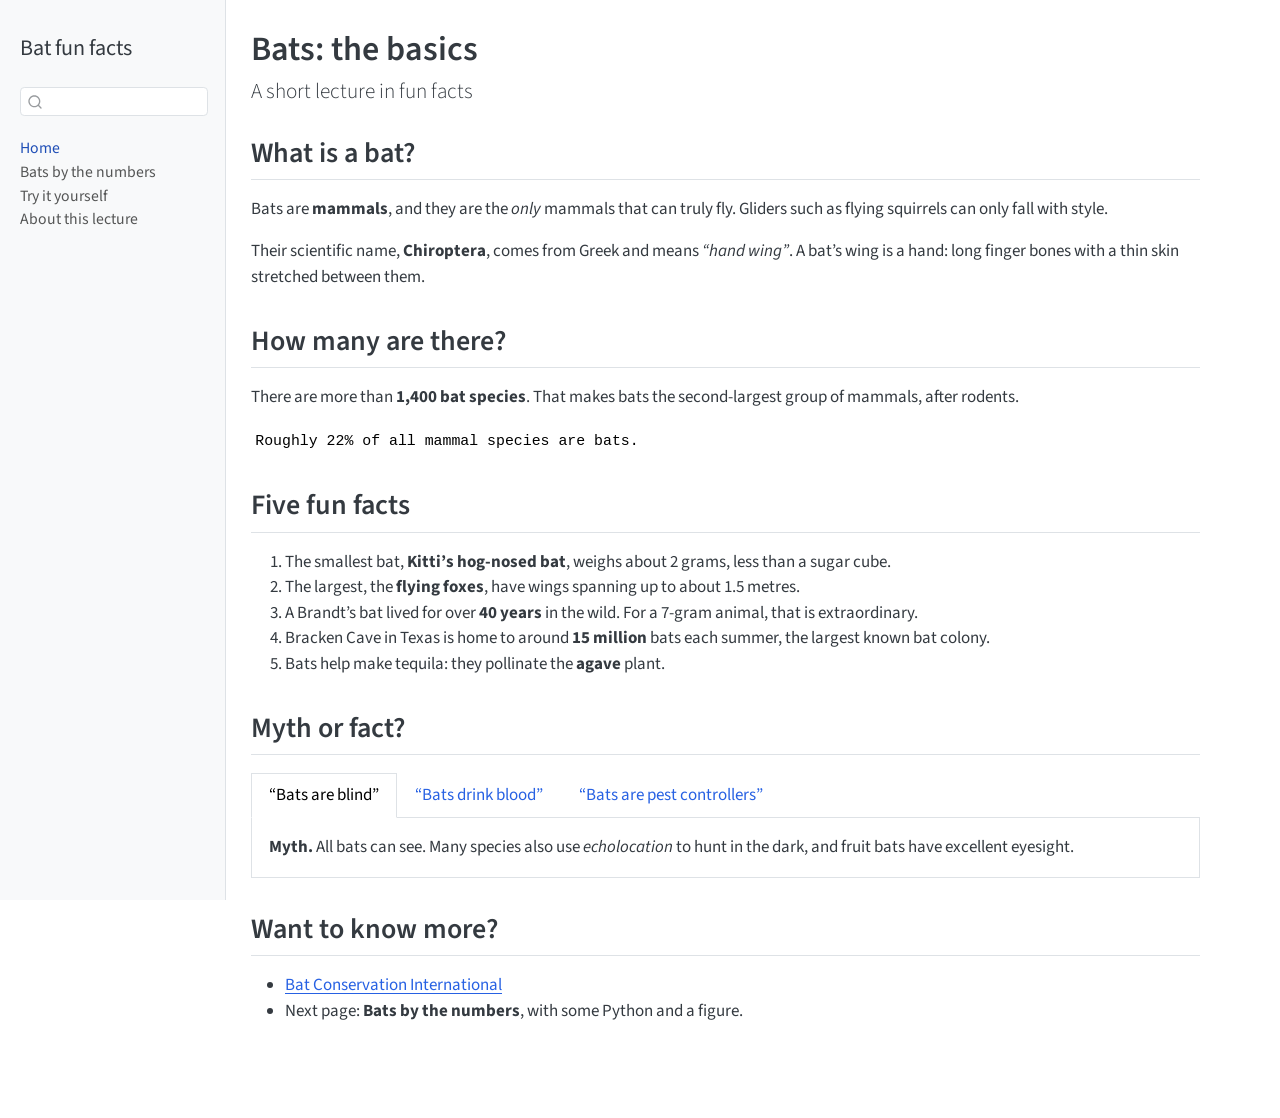
<file: docs/index.html>
<!DOCTYPE html>
<html xmlns="http://www.w3.org/1999/xhtml" lang="en" xml:lang="en"><head>

<meta charset="utf-8">
<meta name="generator" content="quarto-1.9.38">

<meta name="viewport" content="width=device-width, initial-scale=1.0, user-scalable=yes">


<title>Bats: the basics – Bat fun facts</title>
<style>
/* Default styles provided by pandoc.
** See https://pandoc.org/MANUAL.html#variables-for-html for config info.
*/
code{white-space: pre-wrap;}
span.smallcaps{font-variant: small-caps;}
div.columns{display: flex; gap: min(4vw, 1.5em);}
div.column{flex: auto; overflow-x: auto;}
div.hanging-indent{margin-left: 1.5em; text-indent: -1.5em;}
ul.task-list{list-style: none;}
ul.task-list li input[type="checkbox"] {
  width: 0.8em;
  margin: 0 0.8em 0.2em -1em; /* quarto-specific, see https://github.com/quarto-dev/quarto-cli/issues/4556 */ 
  vertical-align: middle;
}
</style>


<script src="site_libs/quarto-nav/quarto-nav.js"></script>
<script src="site_libs/quarto-nav/headroom.min.js"></script>
<script src="site_libs/clipboard/clipboard.min.js"></script>
<script src="site_libs/quarto-search/autocomplete.umd.js"></script>
<script src="site_libs/quarto-search/fuse.min.js"></script>
<script src="site_libs/quarto-search/quarto-search.js"></script>
<meta name="quarto:offset" content="./">
<script src="site_libs/quarto-html/quarto.js" type="module"></script>
<script src="site_libs/quarto-html/tabsets/tabsets.js" type="module"></script>
<script src="site_libs/quarto-html/popper.min.js"></script>
<script src="site_libs/quarto-html/tippy.umd.min.js"></script>
<script src="site_libs/quarto-html/anchor.min.js"></script>
<link href="site_libs/quarto-html/tippy.css" rel="stylesheet">
<link href="site_libs/quarto-html/quarto-syntax-highlighting-15634bcf2e68342d4ad2dfa704d543f6.css" rel="stylesheet" id="quarto-text-highlighting-styles">
<script src="site_libs/bootstrap/bootstrap.min.js"></script>
<link href="site_libs/bootstrap/bootstrap-icons.css" rel="stylesheet">
<link href="site_libs/bootstrap/bootstrap-94db4e9b307a88f7bc385b262b505f75.min.css" rel="stylesheet" append-hash="true" id="quarto-bootstrap" data-mode="light">
<script id="quarto-search-options" type="application/json">{
  "location": "sidebar",
  "copy-button": false,
  "collapse-after": 3,
  "panel-placement": "start",
  "type": "textbox",
  "limit": 50,
  "keyboard-shortcut": [
    "f",
    "/",
    "s"
  ],
  "show-item-context": false,
  "language": {
    "search-no-results-text": "No results",
    "search-matching-documents-text": "matching documents",
    "search-copy-link-title": "Copy link to search",
    "search-hide-matches-text": "Hide additional matches",
    "search-more-match-text": "more match in this document",
    "search-more-matches-text": "more matches in this document",
    "search-clear-button-title": "Clear",
    "search-text-placeholder": "",
    "search-detached-cancel-button-title": "Cancel",
    "search-submit-button-title": "Submit",
    "search-label": "Search"
  }
}</script>


</head>

<body class="nav-sidebar docked fullcontent quarto-light">

<div id="quarto-search-results"></div>
  <header id="quarto-header" class="headroom fixed-top">
  <nav class="quarto-secondary-nav">
    <div class="container-fluid d-flex">
      <button type="button" class="quarto-btn-toggle btn" data-bs-toggle="collapse" role="button" data-bs-target=".quarto-sidebar-collapse-item" aria-controls="quarto-sidebar" aria-expanded="false" aria-label="Toggle sidebar navigation" onclick="if (window.quartoToggleHeadroom) { window.quartoToggleHeadroom(); }">
        <i class="bi bi-layout-text-sidebar-reverse"></i>
      </button>
        <nav class="quarto-page-breadcrumbs" aria-label="breadcrumb"><ol class="breadcrumb"><li class="breadcrumb-item"><a href="./index.html">Home</a></li></ol></nav>
        <a class="flex-grow-1" role="navigation" data-bs-toggle="collapse" data-bs-target=".quarto-sidebar-collapse-item" aria-controls="quarto-sidebar" aria-expanded="false" aria-label="Toggle sidebar navigation" onclick="if (window.quartoToggleHeadroom) { window.quartoToggleHeadroom(); }">      
        </a>
      <button type="button" class="btn quarto-search-button" aria-label="Search" onclick="window.quartoOpenSearch();">
        <i class="bi bi-search"></i>
      </button>
    </div>
  </nav>
</header>
<!-- content -->
<div id="quarto-content" class="quarto-container page-columns page-rows-contents page-layout-article">
<!-- sidebar -->
  <nav id="quarto-sidebar" class="sidebar collapse collapse-horizontal quarto-sidebar-collapse-item sidebar-navigation docked overflow-auto">
    <div class="pt-lg-2 mt-2 text-left sidebar-header">
    <div class="sidebar-title mb-0 py-0">
      <a href="./">Bat fun facts</a> 
    </div>
      </div>
        <div class="mt-2 flex-shrink-0 align-items-center">
        <div class="sidebar-search">
        <div id="quarto-search" class="" title="Search"></div>
        </div>
        </div>
    <div class="sidebar-menu-container"> 
    <ul class="list-unstyled mt-1">
        <li class="sidebar-item">
  <div class="sidebar-item-container"> 
  <a href="./index.html" class="sidebar-item-text sidebar-link active">
 <span class="menu-text">Home</span></a>
  </div>
</li>
        <li class="sidebar-item">
  <div class="sidebar-item-container"> 
  <a href="./analysis.html" class="sidebar-item-text sidebar-link">
 <span class="menu-text">Bats by the numbers</span></a>
  </div>
</li>
        <li class="sidebar-item">
  <div class="sidebar-item-container"> 
  <a href="./practice.html" class="sidebar-item-text sidebar-link">
 <span class="menu-text">Try it yourself</span></a>
  </div>
</li>
        <li class="sidebar-item">
  <div class="sidebar-item-container"> 
  <a href="./about.html" class="sidebar-item-text sidebar-link">
 <span class="menu-text">About this lecture</span></a>
  </div>
</li>
    </ul>
    </div>
</nav>
<div id="quarto-sidebar-glass" class="quarto-sidebar-collapse-item" data-bs-toggle="collapse" data-bs-target=".quarto-sidebar-collapse-item"></div>
<!-- margin-sidebar -->
    
<!-- main -->
<main class="content" id="quarto-document-content">

<header id="title-block-header" class="quarto-title-block default">
<div class="quarto-title">
<h1 class="title">Bats: the basics</h1>
<p class="subtitle lead">A short lecture in fun facts</p>
</div>



<div class="quarto-title-meta">

    
  
    
  </div>
  


</header>


<!-- Teaching note: this page shows text formatting, a tabset, and hidden code. -->
<section id="what-is-a-bat" class="level2">
<h2 class="anchored" data-anchor-id="what-is-a-bat">What is a bat?</h2>
<p>Bats are <strong>mammals</strong>, and they are the <em>only</em> mammals that can truly fly. Gliders such as flying squirrels can only fall with style.</p>
<p>Their scientific name, <strong>Chiroptera</strong>, comes from Greek and means <em>“hand wing”</em>. A bat’s wing is a hand: long finger bones with a thin skin stretched between them.</p>
</section>
<section id="how-many-are-there" class="level2">
<h2 class="anchored" data-anchor-id="how-many-are-there">How many are there?</h2>
<p>There are more than <strong>1,400 bat species</strong>. That makes bats the second-largest group of mammals, after rodents.</p>
<div id="0617e7f0" class="cell" data-execution_count="1">
<div class="cell-output cell-output-stdout">
<pre><code>Roughly 22% of all mammal species are bats.</code></pre>
</div>
</div>
</section>
<section id="five-fun-facts" class="level2">
<h2 class="anchored" data-anchor-id="five-fun-facts">Five fun facts</h2>
<ol type="1">
<li>The smallest bat, <strong>Kitti’s hog-nosed bat</strong>, weighs about 2 grams, less than a sugar cube.</li>
<li>The largest, the <strong>flying foxes</strong>, have wings spanning up to about 1.5 metres.</li>
<li>A Brandt’s bat lived for over <strong>40 years</strong> in the wild. For a 7-gram animal, that is extraordinary.</li>
<li>Bracken Cave in Texas is home to around <strong>15 million</strong> bats each summer, the largest known bat colony.</li>
<li>Bats help make tequila: they pollinate the <strong>agave</strong> plant.</li>
</ol>
</section>
<section id="myth-or-fact" class="level2">
<h2 class="anchored" data-anchor-id="myth-or-fact">Myth or fact?</h2>
<div class="tabset-margin-container"></div><div class="panel-tabset">
<ul class="nav nav-tabs" role="tablist"><li class="nav-item" role="presentation"><a class="nav-link active" id="tabset-1-1-tab" data-bs-toggle="tab" data-bs-target="#tabset-1-1" role="tab" aria-controls="tabset-1-1" aria-selected="true" href="">“Bats are blind”</a></li><li class="nav-item" role="presentation"><a class="nav-link" id="tabset-1-2-tab" data-bs-toggle="tab" data-bs-target="#tabset-1-2" role="tab" aria-controls="tabset-1-2" aria-selected="false" href="">“Bats drink blood”</a></li><li class="nav-item" role="presentation"><a class="nav-link" id="tabset-1-3-tab" data-bs-toggle="tab" data-bs-target="#tabset-1-3" role="tab" aria-controls="tabset-1-3" aria-selected="false" href="">“Bats are pest controllers”</a></li></ul>
<div class="tab-content">
<div id="tabset-1-1" class="tab-pane active" role="tabpanel" aria-labelledby="tabset-1-1-tab">
<p><strong>Myth.</strong> All bats can see. Many species also use <em>echolocation</em> to hunt in the dark, and fruit bats have excellent eyesight.</p>
</div>
<div id="tabset-1-2" class="tab-pane" role="tabpanel" aria-labelledby="tabset-1-2-tab">
<p><strong>Mostly myth.</strong> Only <strong>3</strong> of over 1,400 species feed on blood, all in Central and South America. Most bats eat insects or fruit.</p>
</div>
<div id="tabset-1-3" class="tab-pane" role="tabpanel" aria-labelledby="tabset-1-3-tab">
<p><strong>Fact.</strong> A single small bat can eat hundreds of insects in one night, including mosquitoes and crop pests.</p>
</div>
</div>
</div>
</section>
<section id="want-to-know-more" class="level2">
<h2 class="anchored" data-anchor-id="want-to-know-more">Want to know more?</h2>
<ul>
<li><a href="https://www.batcon.org">Bat Conservation International</a></li>
<li>Next page: <strong>Bats by the numbers</strong>, with some Python and a figure.</li>
</ul>


</section>

</main> <!-- /main -->
<script id="quarto-html-after-body" type="application/javascript">
  window.document.addEventListener("DOMContentLoaded", function (event) {
    const icon = "";
    const anchorJS = new window.AnchorJS();
    anchorJS.options = {
      placement: 'right',
      icon: icon
    };
    anchorJS.add('.anchored');
    const isCodeAnnotation = (el) => {
      for (const clz of el.classList) {
        if (clz.startsWith('code-annotation-')) {                     
          return true;
        }
      }
      return false;
    }
    const onCopySuccess = function(e) {
      // button target
      const button = e.trigger;
      // don't keep focus
      button.blur();
      // flash "checked"
      button.classList.add('code-copy-button-checked');
      var currentTitle = button.getAttribute("title");
      button.setAttribute("title", "Copied!");
      let tooltip;
      if (window.bootstrap) {
        button.setAttribute("data-bs-toggle", "tooltip");
        button.setAttribute("data-bs-placement", "left");
        button.setAttribute("data-bs-title", "Copied!");
        tooltip = new bootstrap.Tooltip(button, 
          { trigger: "manual", 
            customClass: "code-copy-button-tooltip",
            offset: [0, -8]});
        tooltip.show();    
      }
      setTimeout(function() {
        if (tooltip) {
          tooltip.hide();
          button.removeAttribute("data-bs-title");
          button.removeAttribute("data-bs-toggle");
          button.removeAttribute("data-bs-placement");
        }
        button.setAttribute("title", currentTitle);
        button.classList.remove('code-copy-button-checked');
      }, 1000);
      // clear code selection
      e.clearSelection();
    }
    const getTextToCopy = function(trigger) {
      const outerScaffold = trigger.parentElement.cloneNode(true);
      const codeEl = outerScaffold.querySelector('code');
      for (const childEl of codeEl.children) {
        if (isCodeAnnotation(childEl)) {
          childEl.remove();
        }
      }
      return codeEl.innerText;
    }
    const clipboard = new window.ClipboardJS('.code-copy-button:not([data-in-quarto-modal])', {
      text: getTextToCopy
    });
    clipboard.on('success', onCopySuccess);
    if (window.document.getElementById('quarto-embedded-source-code-modal')) {
      const clipboardModal = new window.ClipboardJS('.code-copy-button[data-in-quarto-modal]', {
        text: getTextToCopy,
        container: window.document.getElementById('quarto-embedded-source-code-modal')
      });
      clipboardModal.on('success', onCopySuccess);
    }
      var localhostRegex = new RegExp(/^(?:http|https):\/\/localhost\:?[0-9]*\//);
      var mailtoRegex = new RegExp(/^mailto:/);
        var filterRegex = new RegExp('/' + window.location.host + '/');
      var isInternal = (href) => {
          return filterRegex.test(href) || localhostRegex.test(href) || mailtoRegex.test(href);
      }
      // Inspect non-navigation links and adorn them if external
     var links = window.document.querySelectorAll('a[href]:not(.nav-link):not(.navbar-brand):not(.toc-action):not(.sidebar-link):not(.sidebar-item-toggle):not(.pagination-link):not(.no-external):not([aria-hidden]):not(.dropdown-item):not(.quarto-navigation-tool):not(.about-link)');
      for (var i=0; i<links.length; i++) {
        const link = links[i];
        if (!isInternal(link.href)) {
          // undo the damage that might have been done by quarto-nav.js in the case of
          // links that we want to consider external
          if (link.dataset.originalHref !== undefined) {
            link.href = link.dataset.originalHref;
          }
        }
      }
    function tippyHover(el, contentFn, onTriggerFn, onUntriggerFn) {
      const config = {
        allowHTML: true,
        maxWidth: 500,
        delay: 100,
        arrow: false,
        appendTo: function(el) {
            return el.parentElement;
        },
        interactive: true,
        interactiveBorder: 10,
        theme: 'quarto',
        placement: 'bottom-start',
      };
      if (contentFn) {
        config.content = contentFn;
      }
      if (onTriggerFn) {
        config.onTrigger = onTriggerFn;
      }
      if (onUntriggerFn) {
        config.onUntrigger = onUntriggerFn;
      }
      window.tippy(el, config); 
    }
    const noterefs = window.document.querySelectorAll('a[role="doc-noteref"]');
    for (var i=0; i<noterefs.length; i++) {
      const ref = noterefs[i];
      tippyHover(ref, function() {
        // use id or data attribute instead here
        let href = ref.getAttribute('data-footnote-href') || ref.getAttribute('href');
        try { href = new URL(href).hash; } catch {}
        const id = href.replace(/^#\/?/, "");
        const note = window.document.getElementById(id);
        if (note) {
          return note.innerHTML;
        } else {
          return "";
        }
      });
    }
    const xrefs = window.document.querySelectorAll('a.quarto-xref');
    const processXRef = (id, note) => {
      // Strip column container classes
      const stripColumnClz = (el) => {
        el.classList.remove("page-full", "page-columns");
        if (el.children) {
          for (const child of el.children) {
            stripColumnClz(child);
          }
        }
      }
      stripColumnClz(note)
      if (id === null || id.startsWith('sec-')) {
        // Special case sections, only their first couple elements
        const container = document.createElement("div");
        if (note.children && note.children.length > 2) {
          container.appendChild(note.children[0].cloneNode(true));
          for (let i = 1; i < note.children.length; i++) {
            const child = note.children[i];
            if (child.tagName === "P" && child.innerText === "") {
              continue;
            } else {
              container.appendChild(child.cloneNode(true));
              break;
            }
          }
          if (window.Quarto?.typesetMath) {
            window.Quarto.typesetMath(container);
          }
          return container.innerHTML
        } else {
          if (window.Quarto?.typesetMath) {
            window.Quarto.typesetMath(note);
          }
          return note.innerHTML;
        }
      } else {
        // Remove any anchor links if they are present
        const anchorLink = note.querySelector('a.anchorjs-link');
        if (anchorLink) {
          anchorLink.remove();
        }
        if (window.Quarto?.typesetMath) {
          window.Quarto.typesetMath(note);
        }
        if (note.classList.contains("callout")) {
          return note.outerHTML;
        } else {
          return note.innerHTML;
        }
      }
    }
    for (var i=0; i<xrefs.length; i++) {
      const xref = xrefs[i];
      tippyHover(xref, undefined, function(instance) {
        instance.disable();
        let url = xref.getAttribute('href');
        let hash = undefined; 
        if (url.startsWith('#')) {
          hash = url;
        } else {
          try { hash = new URL(url).hash; } catch {}
        }
        if (hash) {
          const id = hash.replace(/^#\/?/, "");
          const note = window.document.getElementById(id);
          if (note !== null) {
            try {
              const html = processXRef(id, note.cloneNode(true));
              instance.setContent(html);
            } finally {
              instance.enable();
              instance.show();
            }
          } else {
            // See if we can fetch this
            fetch(url.split('#')[0])
            .then(res => res.text())
            .then(html => {
              const parser = new DOMParser();
              const htmlDoc = parser.parseFromString(html, "text/html");
              const note = htmlDoc.getElementById(id);
              if (note !== null) {
                const html = processXRef(id, note);
                instance.setContent(html);
              } 
            }).finally(() => {
              instance.enable();
              instance.show();
            });
          }
        } else {
          // See if we can fetch a full url (with no hash to target)
          // This is a special case and we should probably do some content thinning / targeting
          fetch(url)
          .then(res => res.text())
          .then(html => {
            const parser = new DOMParser();
            const htmlDoc = parser.parseFromString(html, "text/html");
            const note = htmlDoc.querySelector('main.content');
            if (note !== null) {
              // This should only happen for chapter cross references
              // (since there is no id in the URL)
              // remove the first header
              if (note.children.length > 0 && note.children[0].tagName === "HEADER") {
                note.children[0].remove();
              }
              const html = processXRef(null, note);
              instance.setContent(html);
            } 
          }).finally(() => {
            instance.enable();
            instance.show();
          });
        }
      }, function(instance) {
      });
    }
        let selectedAnnoteEl;
        const selectorForAnnotation = ( cell, annotation) => {
          let cellAttr = 'data-code-cell="' + cell + '"';
          let lineAttr = 'data-code-annotation="' +  annotation + '"';
          const selector = 'span[' + cellAttr + '][' + lineAttr + ']';
          return selector;
        }
        const selectCodeLines = (annoteEl) => {
          const doc = window.document;
          const targetCell = annoteEl.getAttribute("data-target-cell");
          const targetAnnotation = annoteEl.getAttribute("data-target-annotation");
          const annoteSpan = window.document.querySelector(selectorForAnnotation(targetCell, targetAnnotation));
          const lines = annoteSpan.getAttribute("data-code-lines").split(",");
          const lineIds = lines.map((line) => {
            return targetCell + "-" + line;
          })
          let top = null;
          let height = null;
          let parent = null;
          if (lineIds.length > 0) {
              //compute the position of the single el (top and bottom and make a div)
              const el = window.document.getElementById(lineIds[0]);
              top = el.offsetTop;
              height = el.offsetHeight;
              parent = el.parentElement.parentElement;
            if (lineIds.length > 1) {
              const lastEl = window.document.getElementById(lineIds[lineIds.length - 1]);
              const bottom = lastEl.offsetTop + lastEl.offsetHeight;
              height = bottom - top;
            }
            if (top !== null && height !== null && parent !== null) {
              // cook up a div (if necessary) and position it 
              let div = window.document.getElementById("code-annotation-line-highlight");
              if (div === null) {
                div = window.document.createElement("div");
                div.setAttribute("id", "code-annotation-line-highlight");
                div.style.position = 'absolute';
                parent.appendChild(div);
              }
              div.style.top = top - 2 + "px";
              div.style.height = height + 4 + "px";
              div.style.left = 0;
              let gutterDiv = window.document.getElementById("code-annotation-line-highlight-gutter");
              if (gutterDiv === null) {
                gutterDiv = window.document.createElement("div");
                gutterDiv.setAttribute("id", "code-annotation-line-highlight-gutter");
                gutterDiv.style.position = 'absolute';
                const codeCell = window.document.getElementById(targetCell);
                const gutter = codeCell.querySelector('.code-annotation-gutter');
                gutter.appendChild(gutterDiv);
              }
              gutterDiv.style.top = top - 2 + "px";
              gutterDiv.style.height = height + 4 + "px";
            }
            selectedAnnoteEl = annoteEl;
          }
        };
        const unselectCodeLines = () => {
          const elementsIds = ["code-annotation-line-highlight", "code-annotation-line-highlight-gutter"];
          elementsIds.forEach((elId) => {
            const div = window.document.getElementById(elId);
            if (div) {
              div.remove();
            }
          });
          selectedAnnoteEl = undefined;
        };
          // Handle positioning of the toggle
      window.addEventListener(
        "resize",
        throttle(() => {
          elRect = undefined;
          if (selectedAnnoteEl) {
            selectCodeLines(selectedAnnoteEl);
          }
        }, 10)
      );
      function throttle(fn, ms) {
      let throttle = false;
      let timer;
        return (...args) => {
          if(!throttle) { // first call gets through
              fn.apply(this, args);
              throttle = true;
          } else { // all the others get throttled
              if(timer) clearTimeout(timer); // cancel #2
              timer = setTimeout(() => {
                fn.apply(this, args);
                timer = throttle = false;
              }, ms);
          }
        };
      }
        // Attach click handler to the DT
        const annoteDls = window.document.querySelectorAll('dt[data-target-cell]');
        for (const annoteDlNode of annoteDls) {
          annoteDlNode.addEventListener('click', (event) => {
            const clickedEl = event.target;
            if (clickedEl !== selectedAnnoteEl) {
              unselectCodeLines();
              const activeEl = window.document.querySelector('dt[data-target-cell].code-annotation-active');
              if (activeEl) {
                activeEl.classList.remove('code-annotation-active');
              }
              selectCodeLines(clickedEl);
              clickedEl.classList.add('code-annotation-active');
            } else {
              // Unselect the line
              unselectCodeLines();
              clickedEl.classList.remove('code-annotation-active');
            }
          });
        }
    const findCites = (el) => {
      const parentEl = el.parentElement;
      if (parentEl) {
        const cites = parentEl.dataset.cites;
        if (cites) {
          return {
            el,
            cites: cites.split(' ')
          };
        } else {
          return findCites(el.parentElement)
        }
      } else {
        return undefined;
      }
    };
    var bibliorefs = window.document.querySelectorAll('a[role="doc-biblioref"]');
    for (var i=0; i<bibliorefs.length; i++) {
      const ref = bibliorefs[i];
      const citeInfo = findCites(ref);
      if (citeInfo) {
        tippyHover(citeInfo.el, function() {
          var popup = window.document.createElement('div');
          citeInfo.cites.forEach(function(cite) {
            var citeDiv = window.document.createElement('div');
            citeDiv.classList.add('hanging-indent');
            citeDiv.classList.add('csl-entry');
            var biblioDiv = window.document.getElementById('ref-' + cite);
            if (biblioDiv) {
              citeDiv.innerHTML = biblioDiv.innerHTML;
            }
            popup.appendChild(citeDiv);
          });
          return popup.innerHTML;
        });
      }
    }
  });
  </script>
</div> <!-- /content -->




</body></html>
</file>
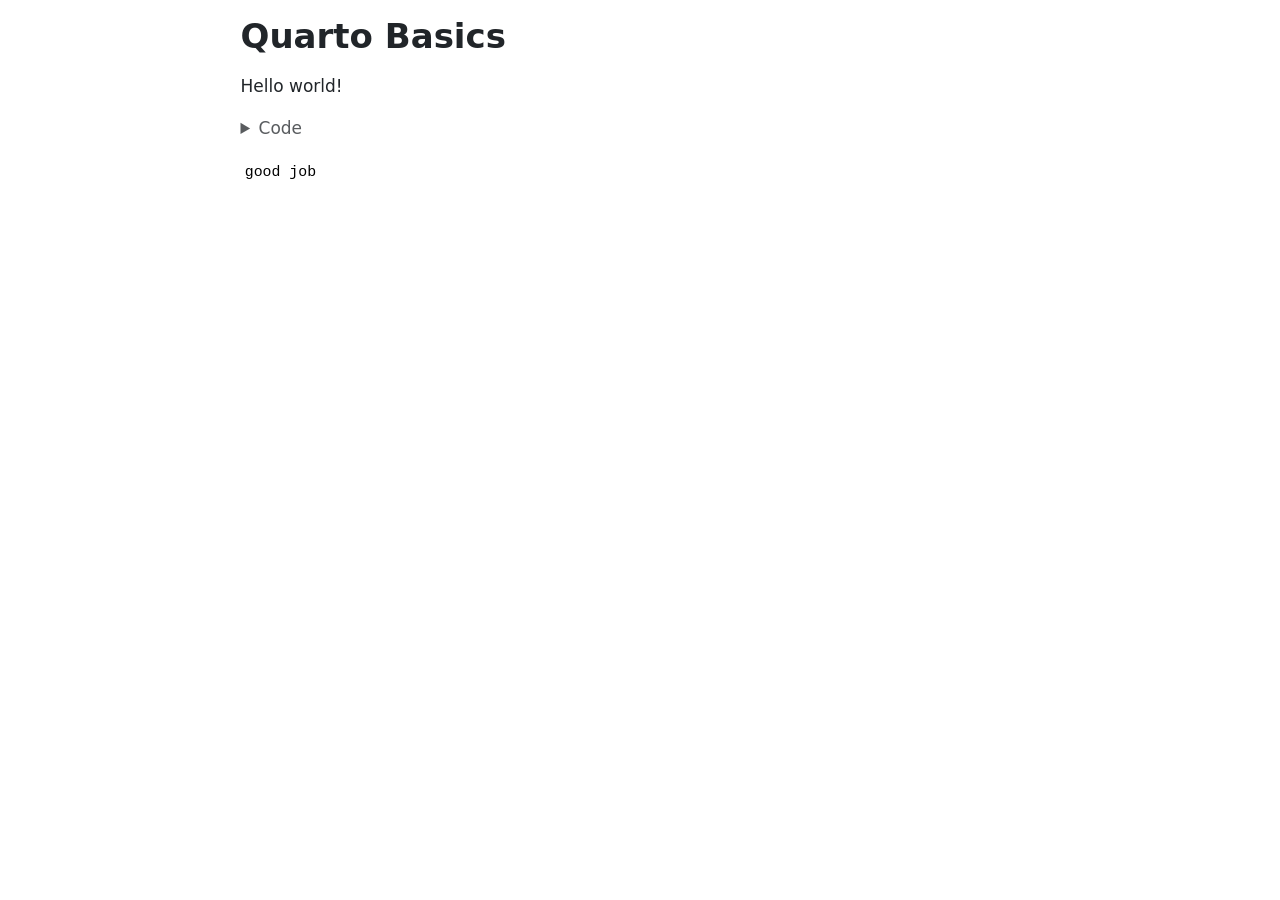
<file: hello.html>
<!DOCTYPE html>
<html xmlns="http://www.w3.org/1999/xhtml" lang="en" xml:lang="en"><head>

<meta charset="utf-8">
<meta name="generator" content="quarto-1.9.38">

<meta name="viewport" content="width=device-width, initial-scale=1.0, user-scalable=yes">


<title>Quarto Basics</title>
<style>
/* Default styles provided by pandoc.
** See https://pandoc.org/MANUAL.html#variables-for-html for config info.
*/
code{white-space: pre-wrap;}
span.smallcaps{font-variant: small-caps;}
div.columns{display: flex; gap: min(4vw, 1.5em);}
div.column{flex: auto; overflow-x: auto;}
div.hanging-indent{margin-left: 1.5em; text-indent: -1.5em;}
ul.task-list{list-style: none;}
ul.task-list li input[type="checkbox"] {
  width: 0.8em;
  margin: 0 0.8em 0.2em -1em; /* quarto-specific, see https://github.com/quarto-dev/quarto-cli/issues/4556 */ 
  vertical-align: middle;
}
/* CSS for syntax highlighting */
html { -webkit-text-size-adjust: 100%; }
pre > code.sourceCode { white-space: pre; position: relative; }
pre > code.sourceCode > span { display: inline-block; line-height: 1.25; }
pre > code.sourceCode > span:empty { height: 1.2em; }
.sourceCode { overflow: visible; }
code.sourceCode > span { color: inherit; text-decoration: inherit; }
div.sourceCode { margin: 1em 0; }
pre.sourceCode { margin: 0; }
@media screen {
div.sourceCode { overflow: auto; }
}
@media print {
pre > code.sourceCode { white-space: pre-wrap; }
pre > code.sourceCode > span { text-indent: -5em; padding-left: 5em; }
}
pre.numberSource code
  { counter-reset: source-line 0; }
pre.numberSource code > span
  { position: relative; left: -4em; counter-increment: source-line; }
pre.numberSource code > span > a:first-child::before
  { content: counter(source-line);
    position: relative; left: -1em; text-align: right; vertical-align: baseline;
    border: none; display: inline-block;
    -webkit-touch-callout: none; -webkit-user-select: none;
    -khtml-user-select: none; -moz-user-select: none;
    -ms-user-select: none; user-select: none;
    padding: 0 4px; width: 4em;
  }
pre.numberSource { margin-left: 3em;  padding-left: 4px; }
div.sourceCode
  {   }
@media screen {
pre > code.sourceCode > span > a:first-child::before { text-decoration: underline; }
}
</style>


<script src="hello_files/libs/clipboard/clipboard.min.js"></script>
<script src="hello_files/libs/quarto-html/quarto.js" type="module"></script>
<script src="hello_files/libs/quarto-html/tabsets/tabsets.js" type="module"></script>
<script src="hello_files/libs/quarto-html/popper.min.js"></script>
<script src="hello_files/libs/quarto-html/tippy.umd.min.js"></script>
<script src="hello_files/libs/quarto-html/anchor.min.js"></script>
<link href="hello_files/libs/quarto-html/tippy.css" rel="stylesheet">
<link href="hello_files/libs/quarto-html/quarto-syntax-highlighting-15634bcf2e68342d4ad2dfa704d543f6.css" rel="stylesheet" id="quarto-text-highlighting-styles">
<script src="hello_files/libs/bootstrap/bootstrap.min.js"></script>
<link href="hello_files/libs/bootstrap/bootstrap-icons.css" rel="stylesheet">
<link href="hello_files/libs/bootstrap/bootstrap-ce6993b607764a32c066a50110341657.min.css" rel="stylesheet" append-hash="true" id="quarto-bootstrap" data-mode="light">


</head>

<body class="fullcontent quarto-light">

<div id="quarto-content" class="page-columns page-rows-contents page-layout-article">

<main class="content" id="quarto-document-content">

<header id="title-block-header" class="quarto-title-block default">
<div class="quarto-title">
<h1 class="title">Quarto Basics</h1>
</div>



<div class="quarto-title-meta">

    
  
    
  </div>
  


</header>


<p>Hello world!</p>
<div id="a0f330cf" class="cell" data-execution_count="1">
<details class="code-fold">
<summary>Code</summary>
<div class="code-copy-outer-scaffold"><div class="sourceCode cell-code" id="cb1"><pre class="sourceCode python code-with-copy"><code class="sourceCode python"><span id="cb1-1"><a href="#cb1-1" aria-hidden="true" tabindex="-1"></a><span class="im">import</span> numpy <span class="im">as</span> np</span>
<span id="cb1-2"><a href="#cb1-2" aria-hidden="true" tabindex="-1"></a><span class="bu">print</span>(<span class="st">"good job"</span>)</span></code></pre></div><button title="Copy to Clipboard" class="code-copy-button"><i class="bi"></i></button></div>
</details>
<div class="cell-output cell-output-stdout">
<pre><code>good job</code></pre>
</div>
</div>

</main>
<!-- /main column -->
<script id="quarto-html-after-body" type="application/javascript">
  window.document.addEventListener("DOMContentLoaded", function (event) {
    const icon = "";
    const anchorJS = new window.AnchorJS();
    anchorJS.options = {
      placement: 'right',
      icon: icon
    };
    anchorJS.add('.anchored');
    const isCodeAnnotation = (el) => {
      for (const clz of el.classList) {
        if (clz.startsWith('code-annotation-')) {                     
          return true;
        }
      }
      return false;
    }
    const onCopySuccess = function(e) {
      // button target
      const button = e.trigger;
      // don't keep focus
      button.blur();
      // flash "checked"
      button.classList.add('code-copy-button-checked');
      var currentTitle = button.getAttribute("title");
      button.setAttribute("title", "Copied!");
      let tooltip;
      if (window.bootstrap) {
        button.setAttribute("data-bs-toggle", "tooltip");
        button.setAttribute("data-bs-placement", "left");
        button.setAttribute("data-bs-title", "Copied!");
        tooltip = new bootstrap.Tooltip(button, 
          { trigger: "manual", 
            customClass: "code-copy-button-tooltip",
            offset: [0, -8]});
        tooltip.show();    
      }
      setTimeout(function() {
        if (tooltip) {
          tooltip.hide();
          button.removeAttribute("data-bs-title");
          button.removeAttribute("data-bs-toggle");
          button.removeAttribute("data-bs-placement");
        }
        button.setAttribute("title", currentTitle);
        button.classList.remove('code-copy-button-checked');
      }, 1000);
      // clear code selection
      e.clearSelection();
    }
    const getTextToCopy = function(trigger) {
      const outerScaffold = trigger.parentElement.cloneNode(true);
      const codeEl = outerScaffold.querySelector('code');
      for (const childEl of codeEl.children) {
        if (isCodeAnnotation(childEl)) {
          childEl.remove();
        }
      }
      return codeEl.innerText;
    }
    const clipboard = new window.ClipboardJS('.code-copy-button:not([data-in-quarto-modal])', {
      text: getTextToCopy
    });
    clipboard.on('success', onCopySuccess);
    if (window.document.getElementById('quarto-embedded-source-code-modal')) {
      const clipboardModal = new window.ClipboardJS('.code-copy-button[data-in-quarto-modal]', {
        text: getTextToCopy,
        container: window.document.getElementById('quarto-embedded-source-code-modal')
      });
      clipboardModal.on('success', onCopySuccess);
    }
      var localhostRegex = new RegExp(/^(?:http|https):\/\/localhost\:?[0-9]*\//);
      var mailtoRegex = new RegExp(/^mailto:/);
        var filterRegex = new RegExp('/' + window.location.host + '/');
      var isInternal = (href) => {
          return filterRegex.test(href) || localhostRegex.test(href) || mailtoRegex.test(href);
      }
      // Inspect non-navigation links and adorn them if external
     var links = window.document.querySelectorAll('a[href]:not(.nav-link):not(.navbar-brand):not(.toc-action):not(.sidebar-link):not(.sidebar-item-toggle):not(.pagination-link):not(.no-external):not([aria-hidden]):not(.dropdown-item):not(.quarto-navigation-tool):not(.about-link)');
      for (var i=0; i<links.length; i++) {
        const link = links[i];
        if (!isInternal(link.href)) {
          // undo the damage that might have been done by quarto-nav.js in the case of
          // links that we want to consider external
          if (link.dataset.originalHref !== undefined) {
            link.href = link.dataset.originalHref;
          }
        }
      }
    function tippyHover(el, contentFn, onTriggerFn, onUntriggerFn) {
      const config = {
        allowHTML: true,
        maxWidth: 500,
        delay: 100,
        arrow: false,
        appendTo: function(el) {
            return el.parentElement;
        },
        interactive: true,
        interactiveBorder: 10,
        theme: 'quarto',
        placement: 'bottom-start',
      };
      if (contentFn) {
        config.content = contentFn;
      }
      if (onTriggerFn) {
        config.onTrigger = onTriggerFn;
      }
      if (onUntriggerFn) {
        config.onUntrigger = onUntriggerFn;
      }
      window.tippy(el, config); 
    }
    const noterefs = window.document.querySelectorAll('a[role="doc-noteref"]');
    for (var i=0; i<noterefs.length; i++) {
      const ref = noterefs[i];
      tippyHover(ref, function() {
        // use id or data attribute instead here
        let href = ref.getAttribute('data-footnote-href') || ref.getAttribute('href');
        try { href = new URL(href).hash; } catch {}
        const id = href.replace(/^#\/?/, "");
        const note = window.document.getElementById(id);
        if (note) {
          return note.innerHTML;
        } else {
          return "";
        }
      });
    }
    const xrefs = window.document.querySelectorAll('a.quarto-xref');
    const processXRef = (id, note) => {
      // Strip column container classes
      const stripColumnClz = (el) => {
        el.classList.remove("page-full", "page-columns");
        if (el.children) {
          for (const child of el.children) {
            stripColumnClz(child);
          }
        }
      }
      stripColumnClz(note)
      if (id === null || id.startsWith('sec-')) {
        // Special case sections, only their first couple elements
        const container = document.createElement("div");
        if (note.children && note.children.length > 2) {
          container.appendChild(note.children[0].cloneNode(true));
          for (let i = 1; i < note.children.length; i++) {
            const child = note.children[i];
            if (child.tagName === "P" && child.innerText === "") {
              continue;
            } else {
              container.appendChild(child.cloneNode(true));
              break;
            }
          }
          if (window.Quarto?.typesetMath) {
            window.Quarto.typesetMath(container);
          }
          return container.innerHTML
        } else {
          if (window.Quarto?.typesetMath) {
            window.Quarto.typesetMath(note);
          }
          return note.innerHTML;
        }
      } else {
        // Remove any anchor links if they are present
        const anchorLink = note.querySelector('a.anchorjs-link');
        if (anchorLink) {
          anchorLink.remove();
        }
        if (window.Quarto?.typesetMath) {
          window.Quarto.typesetMath(note);
        }
        if (note.classList.contains("callout")) {
          return note.outerHTML;
        } else {
          return note.innerHTML;
        }
      }
    }
    for (var i=0; i<xrefs.length; i++) {
      const xref = xrefs[i];
      tippyHover(xref, undefined, function(instance) {
        instance.disable();
        let url = xref.getAttribute('href');
        let hash = undefined; 
        if (url.startsWith('#')) {
          hash = url;
        } else {
          try { hash = new URL(url).hash; } catch {}
        }
        if (hash) {
          const id = hash.replace(/^#\/?/, "");
          const note = window.document.getElementById(id);
          if (note !== null) {
            try {
              const html = processXRef(id, note.cloneNode(true));
              instance.setContent(html);
            } finally {
              instance.enable();
              instance.show();
            }
          } else {
            // See if we can fetch this
            fetch(url.split('#')[0])
            .then(res => res.text())
            .then(html => {
              const parser = new DOMParser();
              const htmlDoc = parser.parseFromString(html, "text/html");
              const note = htmlDoc.getElementById(id);
              if (note !== null) {
                const html = processXRef(id, note);
                instance.setContent(html);
              } 
            }).finally(() => {
              instance.enable();
              instance.show();
            });
          }
        } else {
          // See if we can fetch a full url (with no hash to target)
          // This is a special case and we should probably do some content thinning / targeting
          fetch(url)
          .then(res => res.text())
          .then(html => {
            const parser = new DOMParser();
            const htmlDoc = parser.parseFromString(html, "text/html");
            const note = htmlDoc.querySelector('main.content');
            if (note !== null) {
              // This should only happen for chapter cross references
              // (since there is no id in the URL)
              // remove the first header
              if (note.children.length > 0 && note.children[0].tagName === "HEADER") {
                note.children[0].remove();
              }
              const html = processXRef(null, note);
              instance.setContent(html);
            } 
          }).finally(() => {
            instance.enable();
            instance.show();
          });
        }
      }, function(instance) {
      });
    }
        let selectedAnnoteEl;
        const selectorForAnnotation = ( cell, annotation) => {
          let cellAttr = 'data-code-cell="' + cell + '"';
          let lineAttr = 'data-code-annotation="' +  annotation + '"';
          const selector = 'span[' + cellAttr + '][' + lineAttr + ']';
          return selector;
        }
        const selectCodeLines = (annoteEl) => {
          const doc = window.document;
          const targetCell = annoteEl.getAttribute("data-target-cell");
          const targetAnnotation = annoteEl.getAttribute("data-target-annotation");
          const annoteSpan = window.document.querySelector(selectorForAnnotation(targetCell, targetAnnotation));
          const lines = annoteSpan.getAttribute("data-code-lines").split(",");
          const lineIds = lines.map((line) => {
            return targetCell + "-" + line;
          })
          let top = null;
          let height = null;
          let parent = null;
          if (lineIds.length > 0) {
              //compute the position of the single el (top and bottom and make a div)
              const el = window.document.getElementById(lineIds[0]);
              top = el.offsetTop;
              height = el.offsetHeight;
              parent = el.parentElement.parentElement;
            if (lineIds.length > 1) {
              const lastEl = window.document.getElementById(lineIds[lineIds.length - 1]);
              const bottom = lastEl.offsetTop + lastEl.offsetHeight;
              height = bottom - top;
            }
            if (top !== null && height !== null && parent !== null) {
              // cook up a div (if necessary) and position it 
              let div = window.document.getElementById("code-annotation-line-highlight");
              if (div === null) {
                div = window.document.createElement("div");
                div.setAttribute("id", "code-annotation-line-highlight");
                div.style.position = 'absolute';
                parent.appendChild(div);
              }
              div.style.top = top - 2 + "px";
              div.style.height = height + 4 + "px";
              div.style.left = 0;
              let gutterDiv = window.document.getElementById("code-annotation-line-highlight-gutter");
              if (gutterDiv === null) {
                gutterDiv = window.document.createElement("div");
                gutterDiv.setAttribute("id", "code-annotation-line-highlight-gutter");
                gutterDiv.style.position = 'absolute';
                const codeCell = window.document.getElementById(targetCell);
                const gutter = codeCell.querySelector('.code-annotation-gutter');
                gutter.appendChild(gutterDiv);
              }
              gutterDiv.style.top = top - 2 + "px";
              gutterDiv.style.height = height + 4 + "px";
            }
            selectedAnnoteEl = annoteEl;
          }
        };
        const unselectCodeLines = () => {
          const elementsIds = ["code-annotation-line-highlight", "code-annotation-line-highlight-gutter"];
          elementsIds.forEach((elId) => {
            const div = window.document.getElementById(elId);
            if (div) {
              div.remove();
            }
          });
          selectedAnnoteEl = undefined;
        };
          // Handle positioning of the toggle
      window.addEventListener(
        "resize",
        throttle(() => {
          elRect = undefined;
          if (selectedAnnoteEl) {
            selectCodeLines(selectedAnnoteEl);
          }
        }, 10)
      );
      function throttle(fn, ms) {
      let throttle = false;
      let timer;
        return (...args) => {
          if(!throttle) { // first call gets through
              fn.apply(this, args);
              throttle = true;
          } else { // all the others get throttled
              if(timer) clearTimeout(timer); // cancel #2
              timer = setTimeout(() => {
                fn.apply(this, args);
                timer = throttle = false;
              }, ms);
          }
        };
      }
        // Attach click handler to the DT
        const annoteDls = window.document.querySelectorAll('dt[data-target-cell]');
        for (const annoteDlNode of annoteDls) {
          annoteDlNode.addEventListener('click', (event) => {
            const clickedEl = event.target;
            if (clickedEl !== selectedAnnoteEl) {
              unselectCodeLines();
              const activeEl = window.document.querySelector('dt[data-target-cell].code-annotation-active');
              if (activeEl) {
                activeEl.classList.remove('code-annotation-active');
              }
              selectCodeLines(clickedEl);
              clickedEl.classList.add('code-annotation-active');
            } else {
              // Unselect the line
              unselectCodeLines();
              clickedEl.classList.remove('code-annotation-active');
            }
          });
        }
    const findCites = (el) => {
      const parentEl = el.parentElement;
      if (parentEl) {
        const cites = parentEl.dataset.cites;
        if (cites) {
          return {
            el,
            cites: cites.split(' ')
          };
        } else {
          return findCites(el.parentElement)
        }
      } else {
        return undefined;
      }
    };
    var bibliorefs = window.document.querySelectorAll('a[role="doc-biblioref"]');
    for (var i=0; i<bibliorefs.length; i++) {
      const ref = bibliorefs[i];
      const citeInfo = findCites(ref);
      if (citeInfo) {
        tippyHover(citeInfo.el, function() {
          var popup = window.document.createElement('div');
          citeInfo.cites.forEach(function(cite) {
            var citeDiv = window.document.createElement('div');
            citeDiv.classList.add('hanging-indent');
            citeDiv.classList.add('csl-entry');
            var biblioDiv = window.document.getElementById('ref-' + cite);
            if (biblioDiv) {
              citeDiv.innerHTML = biblioDiv.innerHTML;
            }
            popup.appendChild(citeDiv);
          });
          return popup.innerHTML;
        });
      }
    }
  });
  </script>
</div> <!-- /content -->




</body></html>
</file>
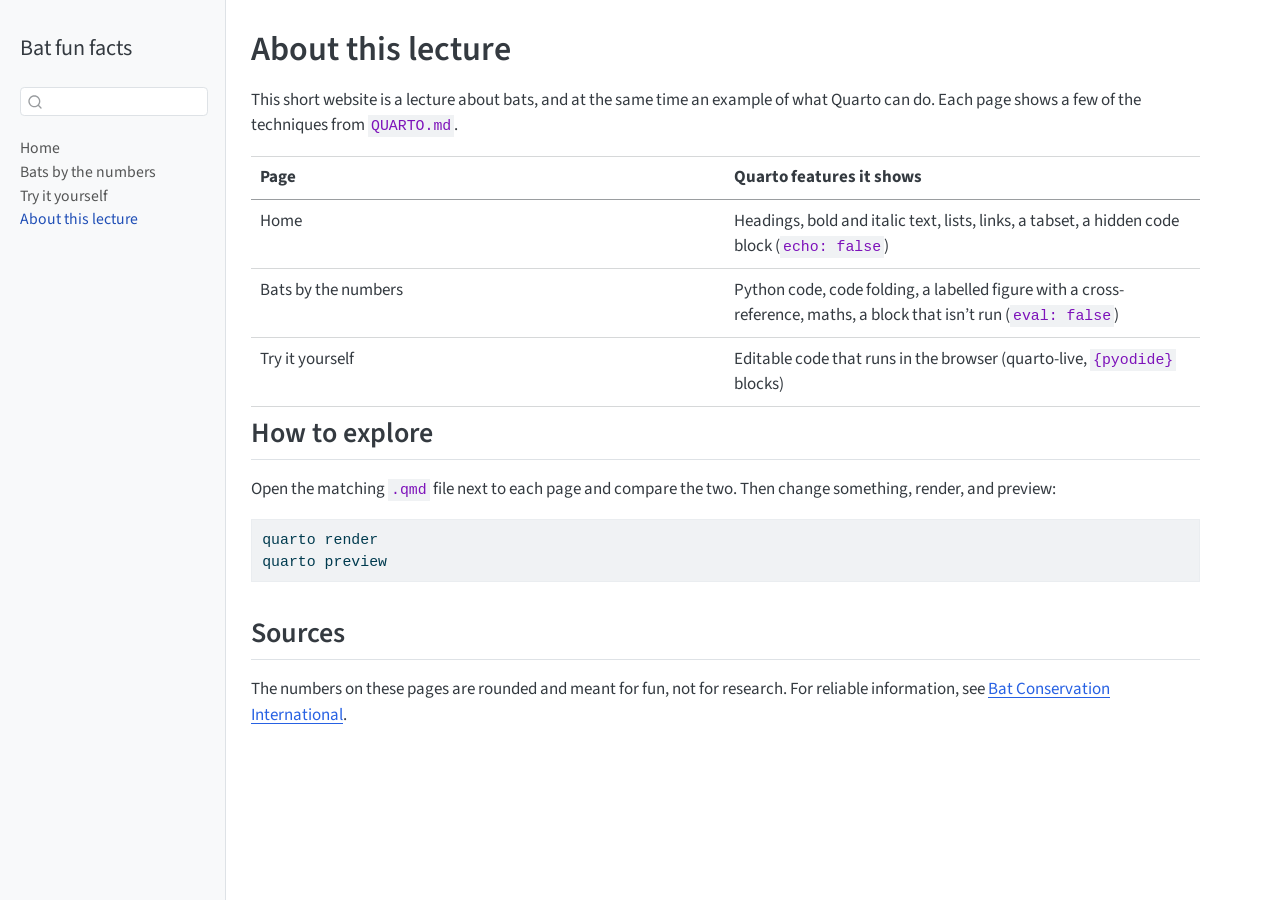
<file: docs/about.html>
<!DOCTYPE html>
<html xmlns="http://www.w3.org/1999/xhtml" lang="en" xml:lang="en"><head>

<meta charset="utf-8">
<meta name="generator" content="quarto-1.9.38">

<meta name="viewport" content="width=device-width, initial-scale=1.0, user-scalable=yes">


<title>About this lecture – Bat fun facts</title>
<style>
/* Default styles provided by pandoc.
** See https://pandoc.org/MANUAL.html#variables-for-html for config info.
*/
code{white-space: pre-wrap;}
span.smallcaps{font-variant: small-caps;}
div.columns{display: flex; gap: min(4vw, 1.5em);}
div.column{flex: auto; overflow-x: auto;}
div.hanging-indent{margin-left: 1.5em; text-indent: -1.5em;}
ul.task-list{list-style: none;}
ul.task-list li input[type="checkbox"] {
  width: 0.8em;
  margin: 0 0.8em 0.2em -1em; /* quarto-specific, see https://github.com/quarto-dev/quarto-cli/issues/4556 */ 
  vertical-align: middle;
}
/* CSS for syntax highlighting */
html { -webkit-text-size-adjust: 100%; }
pre > code.sourceCode { white-space: pre; position: relative; }
pre > code.sourceCode > span { display: inline-block; line-height: 1.25; }
pre > code.sourceCode > span:empty { height: 1.2em; }
.sourceCode { overflow: visible; }
code.sourceCode > span { color: inherit; text-decoration: inherit; }
div.sourceCode { margin: 1em 0; }
pre.sourceCode { margin: 0; }
@media screen {
div.sourceCode { overflow: auto; }
}
@media print {
pre > code.sourceCode { white-space: pre-wrap; }
pre > code.sourceCode > span { text-indent: -5em; padding-left: 5em; }
}
pre.numberSource code
  { counter-reset: source-line 0; }
pre.numberSource code > span
  { position: relative; left: -4em; counter-increment: source-line; }
pre.numberSource code > span > a:first-child::before
  { content: counter(source-line);
    position: relative; left: -1em; text-align: right; vertical-align: baseline;
    border: none; display: inline-block;
    -webkit-touch-callout: none; -webkit-user-select: none;
    -khtml-user-select: none; -moz-user-select: none;
    -ms-user-select: none; user-select: none;
    padding: 0 4px; width: 4em;
  }
pre.numberSource { margin-left: 3em;  padding-left: 4px; }
div.sourceCode
  {   }
@media screen {
pre > code.sourceCode > span > a:first-child::before { text-decoration: underline; }
}
</style>


<script src="site_libs/quarto-nav/quarto-nav.js"></script>
<script src="site_libs/quarto-nav/headroom.min.js"></script>
<script src="site_libs/clipboard/clipboard.min.js"></script>
<script src="site_libs/quarto-search/autocomplete.umd.js"></script>
<script src="site_libs/quarto-search/fuse.min.js"></script>
<script src="site_libs/quarto-search/quarto-search.js"></script>
<meta name="quarto:offset" content="./">
<script src="site_libs/quarto-html/quarto.js" type="module"></script>
<script src="site_libs/quarto-html/tabsets/tabsets.js" type="module"></script>
<script src="site_libs/quarto-html/popper.min.js"></script>
<script src="site_libs/quarto-html/tippy.umd.min.js"></script>
<script src="site_libs/quarto-html/anchor.min.js"></script>
<link href="site_libs/quarto-html/tippy.css" rel="stylesheet">
<link href="site_libs/quarto-html/quarto-syntax-highlighting-15634bcf2e68342d4ad2dfa704d543f6.css" rel="stylesheet" id="quarto-text-highlighting-styles">
<script src="site_libs/bootstrap/bootstrap.min.js"></script>
<link href="site_libs/bootstrap/bootstrap-icons.css" rel="stylesheet">
<link href="site_libs/bootstrap/bootstrap-94db4e9b307a88f7bc385b262b505f75.min.css" rel="stylesheet" append-hash="true" id="quarto-bootstrap" data-mode="light">
<script id="quarto-search-options" type="application/json">{
  "location": "sidebar",
  "copy-button": false,
  "collapse-after": 3,
  "panel-placement": "start",
  "type": "textbox",
  "limit": 50,
  "keyboard-shortcut": [
    "f",
    "/",
    "s"
  ],
  "show-item-context": false,
  "language": {
    "search-no-results-text": "No results",
    "search-matching-documents-text": "matching documents",
    "search-copy-link-title": "Copy link to search",
    "search-hide-matches-text": "Hide additional matches",
    "search-more-match-text": "more match in this document",
    "search-more-matches-text": "more matches in this document",
    "search-clear-button-title": "Clear",
    "search-text-placeholder": "",
    "search-detached-cancel-button-title": "Cancel",
    "search-submit-button-title": "Submit",
    "search-label": "Search"
  }
}</script>


</head>

<body class="nav-sidebar docked fullcontent quarto-light">

<div id="quarto-search-results"></div>
  <header id="quarto-header" class="headroom fixed-top">
  <nav class="quarto-secondary-nav">
    <div class="container-fluid d-flex">
      <button type="button" class="quarto-btn-toggle btn" data-bs-toggle="collapse" role="button" data-bs-target=".quarto-sidebar-collapse-item" aria-controls="quarto-sidebar" aria-expanded="false" aria-label="Toggle sidebar navigation" onclick="if (window.quartoToggleHeadroom) { window.quartoToggleHeadroom(); }">
        <i class="bi bi-layout-text-sidebar-reverse"></i>
      </button>
        <nav class="quarto-page-breadcrumbs" aria-label="breadcrumb"><ol class="breadcrumb"><li class="breadcrumb-item"><a href="./about.html">About this lecture</a></li></ol></nav>
        <a class="flex-grow-1" role="navigation" data-bs-toggle="collapse" data-bs-target=".quarto-sidebar-collapse-item" aria-controls="quarto-sidebar" aria-expanded="false" aria-label="Toggle sidebar navigation" onclick="if (window.quartoToggleHeadroom) { window.quartoToggleHeadroom(); }">      
        </a>
      <button type="button" class="btn quarto-search-button" aria-label="Search" onclick="window.quartoOpenSearch();">
        <i class="bi bi-search"></i>
      </button>
    </div>
  </nav>
</header>
<!-- content -->
<div id="quarto-content" class="quarto-container page-columns page-rows-contents page-layout-article">
<!-- sidebar -->
  <nav id="quarto-sidebar" class="sidebar collapse collapse-horizontal quarto-sidebar-collapse-item sidebar-navigation docked overflow-auto">
    <div class="pt-lg-2 mt-2 text-left sidebar-header">
    <div class="sidebar-title mb-0 py-0">
      <a href="./">Bat fun facts</a> 
    </div>
      </div>
        <div class="mt-2 flex-shrink-0 align-items-center">
        <div class="sidebar-search">
        <div id="quarto-search" class="" title="Search"></div>
        </div>
        </div>
    <div class="sidebar-menu-container"> 
    <ul class="list-unstyled mt-1">
        <li class="sidebar-item">
  <div class="sidebar-item-container"> 
  <a href="./index.html" class="sidebar-item-text sidebar-link">
 <span class="menu-text">Home</span></a>
  </div>
</li>
        <li class="sidebar-item">
  <div class="sidebar-item-container"> 
  <a href="./analysis.html" class="sidebar-item-text sidebar-link">
 <span class="menu-text">Bats by the numbers</span></a>
  </div>
</li>
        <li class="sidebar-item">
  <div class="sidebar-item-container"> 
  <a href="./practice.html" class="sidebar-item-text sidebar-link">
 <span class="menu-text">Try it yourself</span></a>
  </div>
</li>
        <li class="sidebar-item">
  <div class="sidebar-item-container"> 
  <a href="./about.html" class="sidebar-item-text sidebar-link active">
 <span class="menu-text">About this lecture</span></a>
  </div>
</li>
    </ul>
    </div>
</nav>
<div id="quarto-sidebar-glass" class="quarto-sidebar-collapse-item" data-bs-toggle="collapse" data-bs-target=".quarto-sidebar-collapse-item"></div>
<!-- margin-sidebar -->
    
<!-- main -->
<main class="content" id="quarto-document-content">

<header id="title-block-header" class="quarto-title-block default">
<div class="quarto-title">
<h1 class="title">About this lecture</h1>
</div>



<div class="quarto-title-meta">

    
  
    
  </div>
  


</header>


<p>This short website is a lecture about bats, and at the same time an example of what Quarto can do. Each page shows a few of the techniques from <code>QUARTO.md</code>.</p>
<table class="caption-top table">
<colgroup>
<col style="width: 50%">
<col style="width: 50%">
</colgroup>
<thead>
<tr class="header">
<th>Page</th>
<th>Quarto features it shows</th>
</tr>
</thead>
<tbody>
<tr class="odd">
<td>Home</td>
<td>Headings, bold and italic text, lists, links, a tabset, a hidden code block (<code>echo: false</code>)</td>
</tr>
<tr class="even">
<td>Bats by the numbers</td>
<td>Python code, code folding, a labelled figure with a cross-reference, maths, a block that isn’t run (<code>eval: false</code>)</td>
</tr>
<tr class="odd">
<td>Try it yourself</td>
<td>Editable code that runs in the browser (quarto-live, <code>{pyodide}</code> blocks)</td>
</tr>
</tbody>
</table>
<section id="how-to-explore" class="level2">
<h2 class="anchored" data-anchor-id="how-to-explore">How to explore</h2>
<p>Open the matching <code>.qmd</code> file next to each page and compare the two. Then change something, render, and preview:</p>
<div class="code-copy-outer-scaffold"><div class="sourceCode" id="cb1"><pre class="sourceCode bash code-with-copy"><code class="sourceCode bash"><span id="cb1-1"><a href="#cb1-1" aria-hidden="true" tabindex="-1"></a><span class="ex">quarto</span> render</span>
<span id="cb1-2"><a href="#cb1-2" aria-hidden="true" tabindex="-1"></a><span class="ex">quarto</span> preview</span></code></pre></div><button title="Copy to Clipboard" class="code-copy-button"><i class="bi"></i></button></div>
</section>
<section id="sources" class="level2">
<h2 class="anchored" data-anchor-id="sources">Sources</h2>
<p>The numbers on these pages are rounded and meant for fun, not for research. For reliable information, see <a href="https://www.batcon.org">Bat Conservation International</a>.</p>


</section>

</main> <!-- /main -->
<script id="quarto-html-after-body" type="application/javascript">
  window.document.addEventListener("DOMContentLoaded", function (event) {
    const icon = "";
    const anchorJS = new window.AnchorJS();
    anchorJS.options = {
      placement: 'right',
      icon: icon
    };
    anchorJS.add('.anchored');
    const isCodeAnnotation = (el) => {
      for (const clz of el.classList) {
        if (clz.startsWith('code-annotation-')) {                     
          return true;
        }
      }
      return false;
    }
    const onCopySuccess = function(e) {
      // button target
      const button = e.trigger;
      // don't keep focus
      button.blur();
      // flash "checked"
      button.classList.add('code-copy-button-checked');
      var currentTitle = button.getAttribute("title");
      button.setAttribute("title", "Copied!");
      let tooltip;
      if (window.bootstrap) {
        button.setAttribute("data-bs-toggle", "tooltip");
        button.setAttribute("data-bs-placement", "left");
        button.setAttribute("data-bs-title", "Copied!");
        tooltip = new bootstrap.Tooltip(button, 
          { trigger: "manual", 
            customClass: "code-copy-button-tooltip",
            offset: [0, -8]});
        tooltip.show();    
      }
      setTimeout(function() {
        if (tooltip) {
          tooltip.hide();
          button.removeAttribute("data-bs-title");
          button.removeAttribute("data-bs-toggle");
          button.removeAttribute("data-bs-placement");
        }
        button.setAttribute("title", currentTitle);
        button.classList.remove('code-copy-button-checked');
      }, 1000);
      // clear code selection
      e.clearSelection();
    }
    const getTextToCopy = function(trigger) {
      const outerScaffold = trigger.parentElement.cloneNode(true);
      const codeEl = outerScaffold.querySelector('code');
      for (const childEl of codeEl.children) {
        if (isCodeAnnotation(childEl)) {
          childEl.remove();
        }
      }
      return codeEl.innerText;
    }
    const clipboard = new window.ClipboardJS('.code-copy-button:not([data-in-quarto-modal])', {
      text: getTextToCopy
    });
    clipboard.on('success', onCopySuccess);
    if (window.document.getElementById('quarto-embedded-source-code-modal')) {
      const clipboardModal = new window.ClipboardJS('.code-copy-button[data-in-quarto-modal]', {
        text: getTextToCopy,
        container: window.document.getElementById('quarto-embedded-source-code-modal')
      });
      clipboardModal.on('success', onCopySuccess);
    }
      var localhostRegex = new RegExp(/^(?:http|https):\/\/localhost\:?[0-9]*\//);
      var mailtoRegex = new RegExp(/^mailto:/);
        var filterRegex = new RegExp('/' + window.location.host + '/');
      var isInternal = (href) => {
          return filterRegex.test(href) || localhostRegex.test(href) || mailtoRegex.test(href);
      }
      // Inspect non-navigation links and adorn them if external
     var links = window.document.querySelectorAll('a[href]:not(.nav-link):not(.navbar-brand):not(.toc-action):not(.sidebar-link):not(.sidebar-item-toggle):not(.pagination-link):not(.no-external):not([aria-hidden]):not(.dropdown-item):not(.quarto-navigation-tool):not(.about-link)');
      for (var i=0; i<links.length; i++) {
        const link = links[i];
        if (!isInternal(link.href)) {
          // undo the damage that might have been done by quarto-nav.js in the case of
          // links that we want to consider external
          if (link.dataset.originalHref !== undefined) {
            link.href = link.dataset.originalHref;
          }
        }
      }
    function tippyHover(el, contentFn, onTriggerFn, onUntriggerFn) {
      const config = {
        allowHTML: true,
        maxWidth: 500,
        delay: 100,
        arrow: false,
        appendTo: function(el) {
            return el.parentElement;
        },
        interactive: true,
        interactiveBorder: 10,
        theme: 'quarto',
        placement: 'bottom-start',
      };
      if (contentFn) {
        config.content = contentFn;
      }
      if (onTriggerFn) {
        config.onTrigger = onTriggerFn;
      }
      if (onUntriggerFn) {
        config.onUntrigger = onUntriggerFn;
      }
      window.tippy(el, config); 
    }
    const noterefs = window.document.querySelectorAll('a[role="doc-noteref"]');
    for (var i=0; i<noterefs.length; i++) {
      const ref = noterefs[i];
      tippyHover(ref, function() {
        // use id or data attribute instead here
        let href = ref.getAttribute('data-footnote-href') || ref.getAttribute('href');
        try { href = new URL(href).hash; } catch {}
        const id = href.replace(/^#\/?/, "");
        const note = window.document.getElementById(id);
        if (note) {
          return note.innerHTML;
        } else {
          return "";
        }
      });
    }
    const xrefs = window.document.querySelectorAll('a.quarto-xref');
    const processXRef = (id, note) => {
      // Strip column container classes
      const stripColumnClz = (el) => {
        el.classList.remove("page-full", "page-columns");
        if (el.children) {
          for (const child of el.children) {
            stripColumnClz(child);
          }
        }
      }
      stripColumnClz(note)
      if (id === null || id.startsWith('sec-')) {
        // Special case sections, only their first couple elements
        const container = document.createElement("div");
        if (note.children && note.children.length > 2) {
          container.appendChild(note.children[0].cloneNode(true));
          for (let i = 1; i < note.children.length; i++) {
            const child = note.children[i];
            if (child.tagName === "P" && child.innerText === "") {
              continue;
            } else {
              container.appendChild(child.cloneNode(true));
              break;
            }
          }
          if (window.Quarto?.typesetMath) {
            window.Quarto.typesetMath(container);
          }
          return container.innerHTML
        } else {
          if (window.Quarto?.typesetMath) {
            window.Quarto.typesetMath(note);
          }
          return note.innerHTML;
        }
      } else {
        // Remove any anchor links if they are present
        const anchorLink = note.querySelector('a.anchorjs-link');
        if (anchorLink) {
          anchorLink.remove();
        }
        if (window.Quarto?.typesetMath) {
          window.Quarto.typesetMath(note);
        }
        if (note.classList.contains("callout")) {
          return note.outerHTML;
        } else {
          return note.innerHTML;
        }
      }
    }
    for (var i=0; i<xrefs.length; i++) {
      const xref = xrefs[i];
      tippyHover(xref, undefined, function(instance) {
        instance.disable();
        let url = xref.getAttribute('href');
        let hash = undefined; 
        if (url.startsWith('#')) {
          hash = url;
        } else {
          try { hash = new URL(url).hash; } catch {}
        }
        if (hash) {
          const id = hash.replace(/^#\/?/, "");
          const note = window.document.getElementById(id);
          if (note !== null) {
            try {
              const html = processXRef(id, note.cloneNode(true));
              instance.setContent(html);
            } finally {
              instance.enable();
              instance.show();
            }
          } else {
            // See if we can fetch this
            fetch(url.split('#')[0])
            .then(res => res.text())
            .then(html => {
              const parser = new DOMParser();
              const htmlDoc = parser.parseFromString(html, "text/html");
              const note = htmlDoc.getElementById(id);
              if (note !== null) {
                const html = processXRef(id, note);
                instance.setContent(html);
              } 
            }).finally(() => {
              instance.enable();
              instance.show();
            });
          }
        } else {
          // See if we can fetch a full url (with no hash to target)
          // This is a special case and we should probably do some content thinning / targeting
          fetch(url)
          .then(res => res.text())
          .then(html => {
            const parser = new DOMParser();
            const htmlDoc = parser.parseFromString(html, "text/html");
            const note = htmlDoc.querySelector('main.content');
            if (note !== null) {
              // This should only happen for chapter cross references
              // (since there is no id in the URL)
              // remove the first header
              if (note.children.length > 0 && note.children[0].tagName === "HEADER") {
                note.children[0].remove();
              }
              const html = processXRef(null, note);
              instance.setContent(html);
            } 
          }).finally(() => {
            instance.enable();
            instance.show();
          });
        }
      }, function(instance) {
      });
    }
        let selectedAnnoteEl;
        const selectorForAnnotation = ( cell, annotation) => {
          let cellAttr = 'data-code-cell="' + cell + '"';
          let lineAttr = 'data-code-annotation="' +  annotation + '"';
          const selector = 'span[' + cellAttr + '][' + lineAttr + ']';
          return selector;
        }
        const selectCodeLines = (annoteEl) => {
          const doc = window.document;
          const targetCell = annoteEl.getAttribute("data-target-cell");
          const targetAnnotation = annoteEl.getAttribute("data-target-annotation");
          const annoteSpan = window.document.querySelector(selectorForAnnotation(targetCell, targetAnnotation));
          const lines = annoteSpan.getAttribute("data-code-lines").split(",");
          const lineIds = lines.map((line) => {
            return targetCell + "-" + line;
          })
          let top = null;
          let height = null;
          let parent = null;
          if (lineIds.length > 0) {
              //compute the position of the single el (top and bottom and make a div)
              const el = window.document.getElementById(lineIds[0]);
              top = el.offsetTop;
              height = el.offsetHeight;
              parent = el.parentElement.parentElement;
            if (lineIds.length > 1) {
              const lastEl = window.document.getElementById(lineIds[lineIds.length - 1]);
              const bottom = lastEl.offsetTop + lastEl.offsetHeight;
              height = bottom - top;
            }
            if (top !== null && height !== null && parent !== null) {
              // cook up a div (if necessary) and position it 
              let div = window.document.getElementById("code-annotation-line-highlight");
              if (div === null) {
                div = window.document.createElement("div");
                div.setAttribute("id", "code-annotation-line-highlight");
                div.style.position = 'absolute';
                parent.appendChild(div);
              }
              div.style.top = top - 2 + "px";
              div.style.height = height + 4 + "px";
              div.style.left = 0;
              let gutterDiv = window.document.getElementById("code-annotation-line-highlight-gutter");
              if (gutterDiv === null) {
                gutterDiv = window.document.createElement("div");
                gutterDiv.setAttribute("id", "code-annotation-line-highlight-gutter");
                gutterDiv.style.position = 'absolute';
                const codeCell = window.document.getElementById(targetCell);
                const gutter = codeCell.querySelector('.code-annotation-gutter');
                gutter.appendChild(gutterDiv);
              }
              gutterDiv.style.top = top - 2 + "px";
              gutterDiv.style.height = height + 4 + "px";
            }
            selectedAnnoteEl = annoteEl;
          }
        };
        const unselectCodeLines = () => {
          const elementsIds = ["code-annotation-line-highlight", "code-annotation-line-highlight-gutter"];
          elementsIds.forEach((elId) => {
            const div = window.document.getElementById(elId);
            if (div) {
              div.remove();
            }
          });
          selectedAnnoteEl = undefined;
        };
          // Handle positioning of the toggle
      window.addEventListener(
        "resize",
        throttle(() => {
          elRect = undefined;
          if (selectedAnnoteEl) {
            selectCodeLines(selectedAnnoteEl);
          }
        }, 10)
      );
      function throttle(fn, ms) {
      let throttle = false;
      let timer;
        return (...args) => {
          if(!throttle) { // first call gets through
              fn.apply(this, args);
              throttle = true;
          } else { // all the others get throttled
              if(timer) clearTimeout(timer); // cancel #2
              timer = setTimeout(() => {
                fn.apply(this, args);
                timer = throttle = false;
              }, ms);
          }
        };
      }
        // Attach click handler to the DT
        const annoteDls = window.document.querySelectorAll('dt[data-target-cell]');
        for (const annoteDlNode of annoteDls) {
          annoteDlNode.addEventListener('click', (event) => {
            const clickedEl = event.target;
            if (clickedEl !== selectedAnnoteEl) {
              unselectCodeLines();
              const activeEl = window.document.querySelector('dt[data-target-cell].code-annotation-active');
              if (activeEl) {
                activeEl.classList.remove('code-annotation-active');
              }
              selectCodeLines(clickedEl);
              clickedEl.classList.add('code-annotation-active');
            } else {
              // Unselect the line
              unselectCodeLines();
              clickedEl.classList.remove('code-annotation-active');
            }
          });
        }
    const findCites = (el) => {
      const parentEl = el.parentElement;
      if (parentEl) {
        const cites = parentEl.dataset.cites;
        if (cites) {
          return {
            el,
            cites: cites.split(' ')
          };
        } else {
          return findCites(el.parentElement)
        }
      } else {
        return undefined;
      }
    };
    var bibliorefs = window.document.querySelectorAll('a[role="doc-biblioref"]');
    for (var i=0; i<bibliorefs.length; i++) {
      const ref = bibliorefs[i];
      const citeInfo = findCites(ref);
      if (citeInfo) {
        tippyHover(citeInfo.el, function() {
          var popup = window.document.createElement('div');
          citeInfo.cites.forEach(function(cite) {
            var citeDiv = window.document.createElement('div');
            citeDiv.classList.add('hanging-indent');
            citeDiv.classList.add('csl-entry');
            var biblioDiv = window.document.getElementById('ref-' + cite);
            if (biblioDiv) {
              citeDiv.innerHTML = biblioDiv.innerHTML;
            }
            popup.appendChild(citeDiv);
          });
          return popup.innerHTML;
        });
      }
    }
  });
  </script>
</div> <!-- /content -->




</body></html>
</file>
<file: docs/site_libs/quarto-html/tippy.css>
.tippy-box[data-animation=fade][data-state=hidden]{opacity:0}[data-tippy-root]{max-width:calc(100vw - 10px)}.tippy-box{position:relative;background-color:#333;color:#fff;border-radius:4px;font-size:14px;line-height:1.4;white-space:normal;outline:0;transition-property:transform,visibility,opacity}.tippy-box[data-placement^=top]>.tippy-arrow{bottom:0}.tippy-box[data-placement^=top]>.tippy-arrow:before{bottom:-7px;left:0;border-width:8px 8px 0;border-top-color:initial;transform-origin:center top}.tippy-box[data-placement^=bottom]>.tippy-arrow{top:0}.tippy-box[data-placement^=bottom]>.tippy-arrow:before{top:-7px;left:0;border-width:0 8px 8px;border-bottom-color:initial;transform-origin:center bottom}.tippy-box[data-placement^=left]>.tippy-arrow{right:0}.tippy-box[data-placement^=left]>.tippy-arrow:before{border-width:8px 0 8px 8px;border-left-color:initial;right:-7px;transform-origin:center left}.tippy-box[data-placement^=right]>.tippy-arrow{left:0}.tippy-box[data-placement^=right]>.tippy-arrow:before{left:-7px;border-width:8px 8px 8px 0;border-right-color:initial;transform-origin:center right}.tippy-box[data-inertia][data-state=visible]{transition-timing-function:cubic-bezier(.54,1.5,.38,1.11)}.tippy-arrow{width:16px;height:16px;color:#333}.tippy-arrow:before{content:"";position:absolute;border-color:transparent;border-style:solid}.tippy-content{position:relative;padding:5px 9px;z-index:1}
</file>
<file: docs/site_libs/quarto-html/quarto-syntax-highlighting-15634bcf2e68342d4ad2dfa704d543f6.css>
/* quarto syntax highlight colors */
:root {
  --quarto-hl-ot-color: #003B4F;
  --quarto-hl-at-color: #657422;
  --quarto-hl-ss-color: #20794D;
  --quarto-hl-an-color: #5E5E5E;
  --quarto-hl-fu-color: #4758AB;
  --quarto-hl-st-color: #20794D;
  --quarto-hl-cf-color: #003B4F;
  --quarto-hl-op-color: #5E5E5E;
  --quarto-hl-er-color: #AD0000;
  --quarto-hl-bn-color: #AD0000;
  --quarto-hl-al-color: #AD0000;
  --quarto-hl-va-color: #111111;
  --quarto-hl-bu-color: inherit;
  --quarto-hl-ex-color: inherit;
  --quarto-hl-pp-color: #AD0000;
  --quarto-hl-in-color: #5E5E5E;
  --quarto-hl-vs-color: #20794D;
  --quarto-hl-wa-color: #5E5E5E;
  --quarto-hl-do-color: #5E5E5E;
  --quarto-hl-im-color: #00769E;
  --quarto-hl-ch-color: #20794D;
  --quarto-hl-dt-color: #AD0000;
  --quarto-hl-fl-color: #AD0000;
  --quarto-hl-co-color: #5E5E5E;
  --quarto-hl-cv-color: #5E5E5E;
  --quarto-hl-cn-color: #8f5902;
  --quarto-hl-sc-color: #5E5E5E;
  --quarto-hl-dv-color: #AD0000;
  --quarto-hl-kw-color: #003B4F;
}

/* other quarto variables */
:root {
  --quarto-font-monospace: SFMono-Regular, Menlo, Monaco, Consolas, "Liberation Mono", "Courier New", monospace;
}

/* syntax highlight based on Pandoc's rules */
pre > code.sourceCode > span {
  color: #003B4F;
}

code.sourceCode > span {
  color: #003B4F;
}

div.sourceCode,
div.sourceCode pre.sourceCode {
  color: #003B4F;
}

/* Normal */
code span {
  color: #003B4F;
}

/* Alert */
code span.al {
  color: #AD0000;
  font-style: inherit;
}

/* Annotation */
code span.an {
  color: #5E5E5E;
  font-style: inherit;
}

/* Attribute */
code span.at {
  color: #657422;
  font-style: inherit;
}

/* BaseN */
code span.bn {
  color: #AD0000;
  font-style: inherit;
}

/* BuiltIn */
code span.bu {
  font-style: inherit;
}

/* ControlFlow */
code span.cf {
  color: #003B4F;
  font-weight: bold;
  font-style: inherit;
}

/* Char */
code span.ch {
  color: #20794D;
  font-style: inherit;
}

/* Constant */
code span.cn {
  color: #8f5902;
  font-style: inherit;
}

/* Comment */
code span.co {
  color: #5E5E5E;
  font-style: inherit;
}

/* CommentVar */
code span.cv {
  color: #5E5E5E;
  font-style: italic;
}

/* Documentation */
code span.do {
  color: #5E5E5E;
  font-style: italic;
}

/* DataType */
code span.dt {
  color: #AD0000;
  font-style: inherit;
}

/* DecVal */
code span.dv {
  color: #AD0000;
  font-style: inherit;
}

/* Error */
code span.er {
  color: #AD0000;
  font-style: inherit;
}

/* Extension */
code span.ex {
  font-style: inherit;
}

/* Float */
code span.fl {
  color: #AD0000;
  font-style: inherit;
}

/* Function */
code span.fu {
  color: #4758AB;
  font-style: inherit;
}

/* Import */
code span.im {
  color: #00769E;
  font-style: inherit;
}

/* Information */
code span.in {
  color: #5E5E5E;
  font-style: inherit;
}

/* Keyword */
code span.kw {
  color: #003B4F;
  font-weight: bold;
  font-style: inherit;
}

/* Operator */
code span.op {
  color: #5E5E5E;
  font-style: inherit;
}

/* Other */
code span.ot {
  color: #003B4F;
  font-style: inherit;
}

/* Preprocessor */
code span.pp {
  color: #AD0000;
  font-style: inherit;
}

/* SpecialChar */
code span.sc {
  color: #5E5E5E;
  font-style: inherit;
}

/* SpecialString */
code span.ss {
  color: #20794D;
  font-style: inherit;
}

/* String */
code span.st {
  color: #20794D;
  font-style: inherit;
}

/* Variable */
code span.va {
  color: #111111;
  font-style: inherit;
}

/* VerbatimString */
code span.vs {
  color: #20794D;
  font-style: inherit;
}

/* Warning */
code span.wa {
  color: #5E5E5E;
  font-style: italic;
}

.prevent-inlining {
  content: "</";
}

/*# sourceMappingURL=f23921c56f73e400b49028c9186a1aa0.css.map */
</file>
<file: hello_files/libs/quarto-html/tippy.css>
.tippy-box[data-animation=fade][data-state=hidden]{opacity:0}[data-tippy-root]{max-width:calc(100vw - 10px)}.tippy-box{position:relative;background-color:#333;color:#fff;border-radius:4px;font-size:14px;line-height:1.4;white-space:normal;outline:0;transition-property:transform,visibility,opacity}.tippy-box[data-placement^=top]>.tippy-arrow{bottom:0}.tippy-box[data-placement^=top]>.tippy-arrow:before{bottom:-7px;left:0;border-width:8px 8px 0;border-top-color:initial;transform-origin:center top}.tippy-box[data-placement^=bottom]>.tippy-arrow{top:0}.tippy-box[data-placement^=bottom]>.tippy-arrow:before{top:-7px;left:0;border-width:0 8px 8px;border-bottom-color:initial;transform-origin:center bottom}.tippy-box[data-placement^=left]>.tippy-arrow{right:0}.tippy-box[data-placement^=left]>.tippy-arrow:before{border-width:8px 0 8px 8px;border-left-color:initial;right:-7px;transform-origin:center left}.tippy-box[data-placement^=right]>.tippy-arrow{left:0}.tippy-box[data-placement^=right]>.tippy-arrow:before{left:-7px;border-width:8px 8px 8px 0;border-right-color:initial;transform-origin:center right}.tippy-box[data-inertia][data-state=visible]{transition-timing-function:cubic-bezier(.54,1.5,.38,1.11)}.tippy-arrow{width:16px;height:16px;color:#333}.tippy-arrow:before{content:"";position:absolute;border-color:transparent;border-style:solid}.tippy-content{position:relative;padding:5px 9px;z-index:1}
</file>
<file: hello_files/libs/quarto-html/quarto-syntax-highlighting-15634bcf2e68342d4ad2dfa704d543f6.css>
/* quarto syntax highlight colors */
:root {
  --quarto-hl-ot-color: #003B4F;
  --quarto-hl-at-color: #657422;
  --quarto-hl-ss-color: #20794D;
  --quarto-hl-an-color: #5E5E5E;
  --quarto-hl-fu-color: #4758AB;
  --quarto-hl-st-color: #20794D;
  --quarto-hl-cf-color: #003B4F;
  --quarto-hl-op-color: #5E5E5E;
  --quarto-hl-er-color: #AD0000;
  --quarto-hl-bn-color: #AD0000;
  --quarto-hl-al-color: #AD0000;
  --quarto-hl-va-color: #111111;
  --quarto-hl-bu-color: inherit;
  --quarto-hl-ex-color: inherit;
  --quarto-hl-pp-color: #AD0000;
  --quarto-hl-in-color: #5E5E5E;
  --quarto-hl-vs-color: #20794D;
  --quarto-hl-wa-color: #5E5E5E;
  --quarto-hl-do-color: #5E5E5E;
  --quarto-hl-im-color: #00769E;
  --quarto-hl-ch-color: #20794D;
  --quarto-hl-dt-color: #AD0000;
  --quarto-hl-fl-color: #AD0000;
  --quarto-hl-co-color: #5E5E5E;
  --quarto-hl-cv-color: #5E5E5E;
  --quarto-hl-cn-color: #8f5902;
  --quarto-hl-sc-color: #5E5E5E;
  --quarto-hl-dv-color: #AD0000;
  --quarto-hl-kw-color: #003B4F;
}

/* other quarto variables */
:root {
  --quarto-font-monospace: SFMono-Regular, Menlo, Monaco, Consolas, "Liberation Mono", "Courier New", monospace;
}

/* syntax highlight based on Pandoc's rules */
pre > code.sourceCode > span {
  color: #003B4F;
}

code.sourceCode > span {
  color: #003B4F;
}

div.sourceCode,
div.sourceCode pre.sourceCode {
  color: #003B4F;
}

/* Normal */
code span {
  color: #003B4F;
}

/* Alert */
code span.al {
  color: #AD0000;
  font-style: inherit;
}

/* Annotation */
code span.an {
  color: #5E5E5E;
  font-style: inherit;
}

/* Attribute */
code span.at {
  color: #657422;
  font-style: inherit;
}

/* BaseN */
code span.bn {
  color: #AD0000;
  font-style: inherit;
}

/* BuiltIn */
code span.bu {
  font-style: inherit;
}

/* ControlFlow */
code span.cf {
  color: #003B4F;
  font-weight: bold;
  font-style: inherit;
}

/* Char */
code span.ch {
  color: #20794D;
  font-style: inherit;
}

/* Constant */
code span.cn {
  color: #8f5902;
  font-style: inherit;
}

/* Comment */
code span.co {
  color: #5E5E5E;
  font-style: inherit;
}

/* CommentVar */
code span.cv {
  color: #5E5E5E;
  font-style: italic;
}

/* Documentation */
code span.do {
  color: #5E5E5E;
  font-style: italic;
}

/* DataType */
code span.dt {
  color: #AD0000;
  font-style: inherit;
}

/* DecVal */
code span.dv {
  color: #AD0000;
  font-style: inherit;
}

/* Error */
code span.er {
  color: #AD0000;
  font-style: inherit;
}

/* Extension */
code span.ex {
  font-style: inherit;
}

/* Float */
code span.fl {
  color: #AD0000;
  font-style: inherit;
}

/* Function */
code span.fu {
  color: #4758AB;
  font-style: inherit;
}

/* Import */
code span.im {
  color: #00769E;
  font-style: inherit;
}

/* Information */
code span.in {
  color: #5E5E5E;
  font-style: inherit;
}

/* Keyword */
code span.kw {
  color: #003B4F;
  font-weight: bold;
  font-style: inherit;
}

/* Operator */
code span.op {
  color: #5E5E5E;
  font-style: inherit;
}

/* Other */
code span.ot {
  color: #003B4F;
  font-style: inherit;
}

/* Preprocessor */
code span.pp {
  color: #AD0000;
  font-style: inherit;
}

/* SpecialChar */
code span.sc {
  color: #5E5E5E;
  font-style: inherit;
}

/* SpecialString */
code span.ss {
  color: #20794D;
  font-style: inherit;
}

/* String */
code span.st {
  color: #20794D;
  font-style: inherit;
}

/* Variable */
code span.va {
  color: #111111;
  font-style: inherit;
}

/* VerbatimString */
code span.vs {
  color: #20794D;
  font-style: inherit;
}

/* Warning */
code span.wa {
  color: #5E5E5E;
  font-style: italic;
}

.prevent-inlining {
  content: "</";
}

/*# sourceMappingURL=f23921c56f73e400b49028c9186a1aa0.css.map */
</file>
